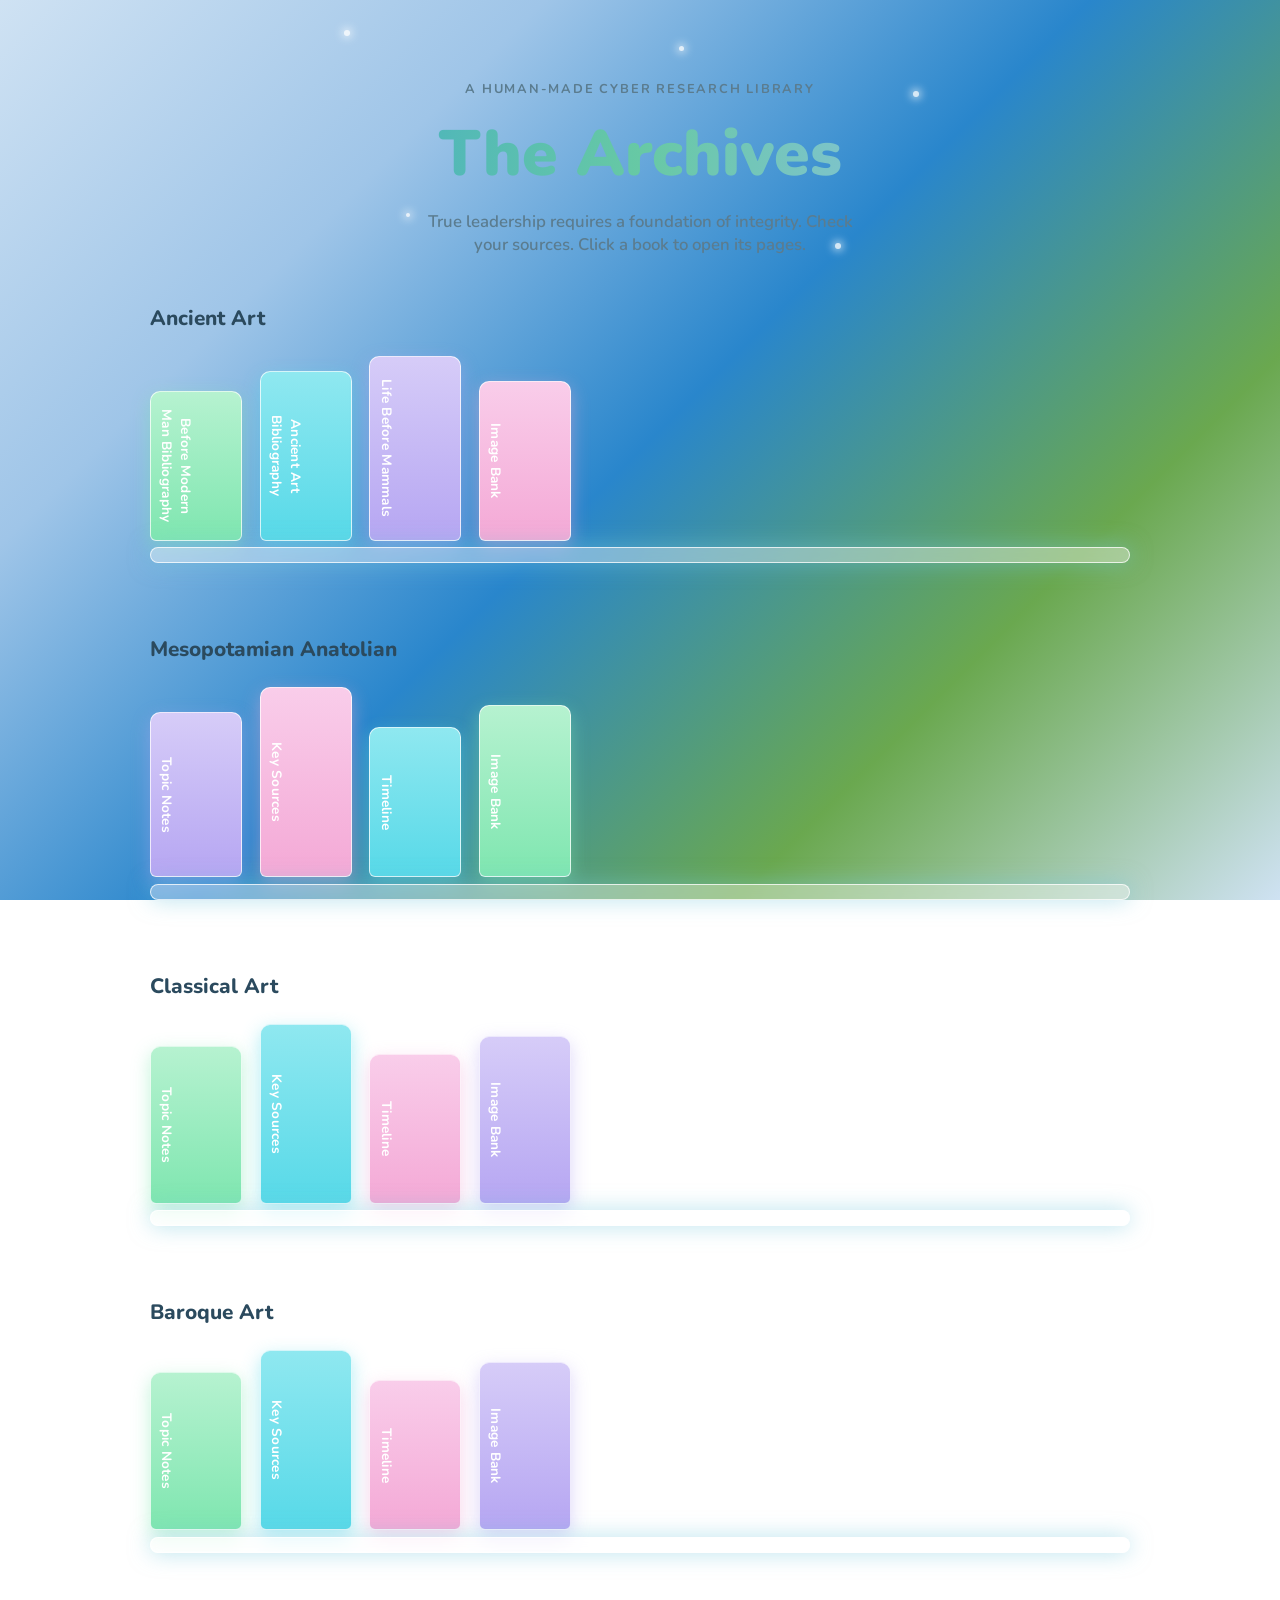
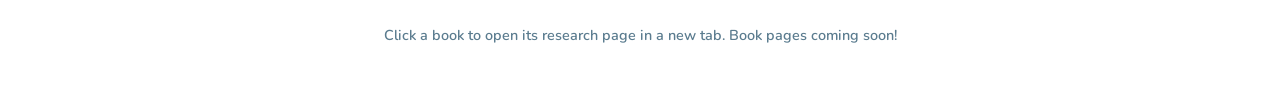
<file: index.html>
<!DOCTYPE html>
<html lang="en">
<head>
<meta charset="UTF-8">
<meta name="viewport" content="width=device-width, initial-scale=1.0">
<title>The Archives — Glass History Library</title>

<!--
  ============================================================
  HOW THIS FILE IS ORGANIZED (read this first!)
  ============================================================
  1. <head>  -> loads the Nunito font, then all the styling
                (the <style> block below) lives here.
  2. <body>  -> has three parts:
       a) .hero    -> the big title at the top
       b) <main>   -> the actual bookshelves. Each <section
                       class="shelf"> is ONE shelf/topic.
                       Each <a class="book"> inside it is ONE
                       clickable book.
       c) <footer> -> the little note at the bottom

  TO ADD A NEW BOOK:
    Copy one whole <a class="book ...">...</a> block, paste it
    inside the same .book-row, then change:
      - href="#"           -> the link to that book's page
      - the color class     -> book--cyan / book--mint /
                                book--violet / book--pink
      - style="--h:170px"   -> how tall the spine looks
      - the text inside <span class="book-title">

  TO REMOVE A BOOK:
    Delete its whole <a class="book ...">...</a> block.

  TO ADD A NEW SHELF (topic):
    Copy one whole <section class="shelf">...</section> block
    (including its </section> tag) and change the title text
    and the books inside it.

  TO CHANGE THE COLORS:
    Everything is controlled from the ":root" variables near
    the top of the <style> block. Change a variable there and
    it updates everywhere it's used.
  ============================================================
-->

<link rel="preconnect" href="https://fonts.googleapis.com">
<link rel="preconnect" href="https://fonts.gstatic.com" crossorigin>
<link href="https://fonts.googleapis.com/css2?family=Nunito:wght@400;600;700;800;900&display=swap" rel="stylesheet">

<style>

  /* ============================================================
     1. VARIABLES — change these to re-theme the whole page
     ============================================================ */
  :root {

    /* "glass" panel colors (semi-transparent white) */
    --glass: rgba(255, 255, 255, 0.38);
    --glass-border: rgba(255, 255, 255, 0.75);

    /* text colors — soft ink-blue instead of pure black */
    --ink: #2b4a5e;
    --ink-soft: #5b7c8f;

    /* neon "book" accent colors — used on the book spines */
    --neon-cyan: #57d9e8;
    --neon-mint: #7fe6b0;
    --neon-violet: #b6a6f2;
    --neon-pink: #f4a9d6;

    --radius: 16px;
    --font: "Nunito", sans-serif;
  }

  /* ============================================================
     2. RESET — small tweaks so spacing behaves predictably
     ============================================================ */
  * { box-sizing: border-box; }
  body { margin: 0; }

  /* ============================================================
     3. PAGE BACKGROUND
     ============================================================ */
  body {
    font-family: var(--font);
    color: var(--ink);
    min-height: 100vh;
    background: linear-gradient(135deg, #cfe2f3 0%, #9fc5e8 25%, #2986cc 50%, #6aa84f 75%, #cfe2f3 100%);
    background-attachment: fixed;
    overflow-x: hidden;
    padding: 0 1.5rem 4rem;
  }

  /* ============================================================
     4. HERO — the title area at the top
     ============================================================ */
  .hero {
    position: relative;
    max-width: 780px;
    margin: 0 auto;
    padding: 5rem 1rem 3rem;
    text-align: center;
  }

  .eyebrow {
    text-transform: uppercase;
    letter-spacing: 0.14em;
    font-size: 0.8rem;
    font-weight: 700;
    color: var(--ink-soft);
    margin: 0 0 0.75rem;
  }

  .site-title {
    font-size: clamp(2.4rem, 6vw, 4rem);
    font-weight: 900;
    margin: 0 0 0.75rem;
    /* soft holographic gradient text */
    background: linear-gradient(90deg, #3fa9c9, #67c9a4, #8fbfe8);
    -webkit-background-clip: text;
    background-clip: text;
    color: transparent;
  }

  .tagline {
    font-size: 1.05rem;
    color: var(--ink-soft);
    font-weight: 600;
    max-width: 460px;
    margin: 0 auto;
  }

  /* small floating sparkle dots behind the title — purely decorative */
  .sparkles { position: absolute; inset: 0; pointer-events: none; }
  .sparkle {
    position: absolute;
    width: 6px;
    height: 6px;
    border-radius: 50%;
    background: #ffffff;
    box-shadow: 0 0 8px 2px rgba(255,255,255,0.9);
    opacity: 0.8;
    animation: float 6s ease-in-out infinite;
  }
  .s1 { top: 10%;  left: 12%; animation-delay: 0s; }
  .s2 { top: 30%;  left: 85%; animation-delay: 1.2s; }
  .s3 { top: 70%;  left: 20%; animation-delay: 2.1s; width: 4px; height: 4px; }
  .s4 { top: 15%;  left: 55%; animation-delay: 0.6s; width: 5px; height: 5px; }
  .s5 { top: 80%;  left: 75%; animation-delay: 3s; }

  @keyframes float {
    0%, 100% { transform: translateY(0); opacity: 0.5; }
    50%      { transform: translateY(-12px); opacity: 1; }
  }

  /* respect users who prefer less motion */
  @media (prefers-reduced-motion: reduce) {
    .sparkle { animation: none; }
    .book { transition: none; }
  }

  /* ============================================================
     5. SHELVES
     ============================================================ */
  main {
    max-width: 980px;
    margin: 0 auto;
  }

  .shelf {
    margin-bottom: 4.5rem;
  }

  .shelf-title {
    font-size: 1.3rem;
    font-weight: 800;
    margin: 0 0 1.5rem;
    color: var(--ink);
  }

  /* the row of books, sitting on a glass "ledge" */
  .book-row {
    position: relative;
    display: flex;
    align-items: flex-end;
    gap: 1.1rem;
    flex-wrap: wrap;
    padding-bottom: 1.4rem;
  }

  /* the glass ledge itself, drawn as a bar under the books */
  .book-row::after {
    content: "";
    position: absolute;
    left: 0;
    right: 0;
    bottom: 0;
    height: 14px;
    border-radius: 10px;
    background: var(--glass);
    border: 1px solid var(--glass-border);
    backdrop-filter: blur(6px);
    box-shadow: 0 0 22px rgba(120, 200, 220, 0.55);
  }

  /* ============================================================
     6. BOOKS — the clickable links
     ============================================================ */
  .book {
    /* --h sets each book's height individually, see the HTML */
    height: var(--h, 160px);
    width: 92px;
    flex-shrink: 0;

    display: flex;
    align-items: flex-end;
    justify-content: center;
    padding: 1rem 0.4rem;

    border-radius: 10px 10px 6px 6px;
    border: 1px solid var(--glass-border);
    backdrop-filter: blur(4px);

    text-decoration: none;
    color: #ffffff;
    font-weight: 700;
    font-size: 0.85rem;
    text-align: center;
    letter-spacing: 0.02em;

    /* text reads bottom-to-top, like a real book spine */
    writing-mode: vertical-rl;
    text-orientation: mixed;

    box-shadow: 0 6px 18px rgba(40, 90, 110, 0.18);
    transition: transform 0.25s ease, box-shadow 0.25s ease;
  }

  .book:hover,
  .book:focus-visible {
    transform: translateY(-8px) rotate(-1.5deg);
  }

  .book:focus-visible {
    outline: 3px solid var(--ink);
    outline-offset: 3px;
  }

  /* four neon color variants — mix and match freely */
  .book--cyan   { background: linear-gradient(180deg, #8fe8f0, var(--neon-cyan));
                  box-shadow: 0 6px 18px rgba(87, 217, 232, 0.45); }
  .book--mint   { background: linear-gradient(180deg, #b6f2d0, var(--neon-mint));
                  box-shadow: 0 6px 18px rgba(127, 230, 176, 0.45); }
  .book--violet { background: linear-gradient(180deg, #d6ccf8, var(--neon-violet));
                  box-shadow: 0 6px 18px rgba(182, 166, 242, 0.45); }
  .book--pink   { background: linear-gradient(180deg, #f9cdea, var(--neon-pink));
                  box-shadow: 0 6px 18px rgba(244, 169, 214, 0.45); }

  .book--cyan:hover,   .book--cyan:focus-visible   { box-shadow: 0 10px 26px rgba(87, 217, 232, 0.75); }
  .book--mint:hover,   .book--mint:focus-visible    { box-shadow: 0 10px 26px rgba(127, 230, 176, 0.75); }
  .book--violet:hover, .book--violet:focus-visible  { box-shadow: 0 10px 26px rgba(182, 166, 242, 0.75); }
  .book--pink:hover,   .book--pink:focus-visible     { box-shadow: 0 10px 26px rgba(244, 169, 214, 0.75); }

  /* ============================================================
     7. FOOTER
     ============================================================ */
  footer {
    max-width: 600px;
    margin: 3rem auto 0;
    text-align: center;
    font-size: 0.9rem;
    color: var(--ink-soft);
    font-weight: 600;
  }

  /* ============================================================
     8. RESPONSIVE — smaller screens
     ============================================================ */
  @media (max-width: 640px) {
    .hero { padding-top: 3.5rem; }
    .book { width: 76px; font-size: 0.78rem; }
    .shelf-title { text-align: center; }
    .book-row { justify-content: center; }
  }

</style>
</head>
<body>

  <!-- ======================= HERO ======================= -->
  <header class="hero">
    <div class="sparkles" aria-hidden="true">
      <span class="sparkle s1"></span>
      <span class="sparkle s2"></span>
      <span class="sparkle s3"></span>
      <span class="sparkle s4"></span>
      <span class="sparkle s5"></span>
    </div>
    <p class="eyebrow">a human-made cyber research library</p>
    <!-- EDIT ME: swap in your own site name -->
    <h1 class="site-title">The Archives</h1>
    <p class="tagline">True leadership requires a foundation of integrity. Check your sources. Click a book to open its pages.</p>
  </header>

  <main>

    <!-- ======================= SHELF 1 ======================= -->
    <section class="shelf" aria-labelledby="shelf-1-title">
      <h2 id="shelf-1-title" class="shelf-title">Ancient Art</h2>
      <div class="book-row">
        <!-- Each <a> below is one book. href="#" is a placeholder —
             point it at your book-template page once it's linked. -->
        <a class="book book--mint" href="https://sherubiichan.github.io/testing/prehumanwk_1.html" target="_blank" rel="noopener" style="--h:150px">
          <span class="book-title">Before Modern Man Bibliography</span>
        </a>
        <a class="book book--cyan" href="https://sherubiichan.github.io/testing/ancientartwk0.html" target="_blank" rel="noopener" style="--h:170px">
          <span class="book-title">Ancient Art Bibliography</span>
        </a>
        <a class="book book--violet" href="https://sherubiichan.github.io/testing/prehumanwk_2.html" target="_blank" rel="noopener" style="--h:185px">
          <span class="book-title">Life Before Mammals</span>
        </a>
        <a class="book book--pink" href="#" target="_blank" rel="noopener" style="--h:160px">
          <span class="book-title">Image Bank</span>
        </a>
      </div>
    </section>

    <!-- ======================= SHELF 2 ======================= -->
    <section class="shelf" aria-labelledby="shelf-2-title">
      <h2 id="shelf-2-title" class="shelf-title">Mesopotamian Anatolian</h2>
      <div class="book-row">
        <a class="book book--violet" href="#" target="_blank" rel="noopener" style="--h:165px">
          <span class="book-title">Topic Notes</span>
        </a>
        <a class="book book--pink" href="#" target="_blank" rel="noopener" style="--h:190px">
          <span class="book-title">Key Sources</span>
        </a>
        <a class="book book--cyan" href="#" target="_blank" rel="noopener" style="--h:150px">
          <span class="book-title">Timeline</span>
        </a>
        <a class="book book--mint" href="#" target="_blank" rel="noopener" style="--h:172px">
          <span class="book-title">Image Bank</span>
        </a>
      </div>
    </section>

    <!-- ======================= SHELF 3 ======================= -->
    <section class="shelf" aria-labelledby="shelf-3-title">
      <h2 id="shelf-3-title" class="shelf-title">Classical Art</h2>
      <div class="book-row">
        <a class="book book--mint" href="#" target="_blank" rel="noopener" style="--h:158px">
          <span class="book-title">Topic Notes</span>
        </a>
        <a class="book book--cyan" href="#" target="_blank" rel="noopener" style="--h:180px">
          <span class="book-title">Key Sources</span>
        </a>
        <a class="book book--pink" href="#" target="_blank" rel="noopener" style="--h:150px">
          <span class="book-title">Timeline</span>
        </a>
        <a class="book book--violet" href="#" target="_blank" rel="noopener" style="--h:168px">
          <span class="book-title">Image Bank</span>
        </a>
      </div>
    </section>
        <!-- ======================= SHELF 4 ======================= -->
    <section class="shelf" aria-labelledby="shelf-4-title">
      <h2 id="shelf-4-title" class="shelf-title">Baroque Art</h2>
      <div class="book-row">
        <a class="book book--mint" href="#" target="_blank" rel="noopener" style="--h:158px">
          <span class="book-title">Topic Notes</span>
        </a>
        <a class="book book--cyan" href="#" target="_blank" rel="noopener" style="--h:180px">
          <span class="book-title">Key Sources</span>
        </a>
        <a class="book book--pink" href="#" target="_blank" rel="noopener" style="--h:150px">
          <span class="book-title">Timeline</span>
        </a>
        <a class="book book--violet" href="#" target="_blank" rel="noopener" style="--h:168px">
          <span class="book-title">Image Bank</span>
        </a>
      </div>
    </section>

  </main>

  <footer>
    Click a book to open its research page in a new tab. Book pages coming soon!
  </footer>

</body>
</html>
</file>
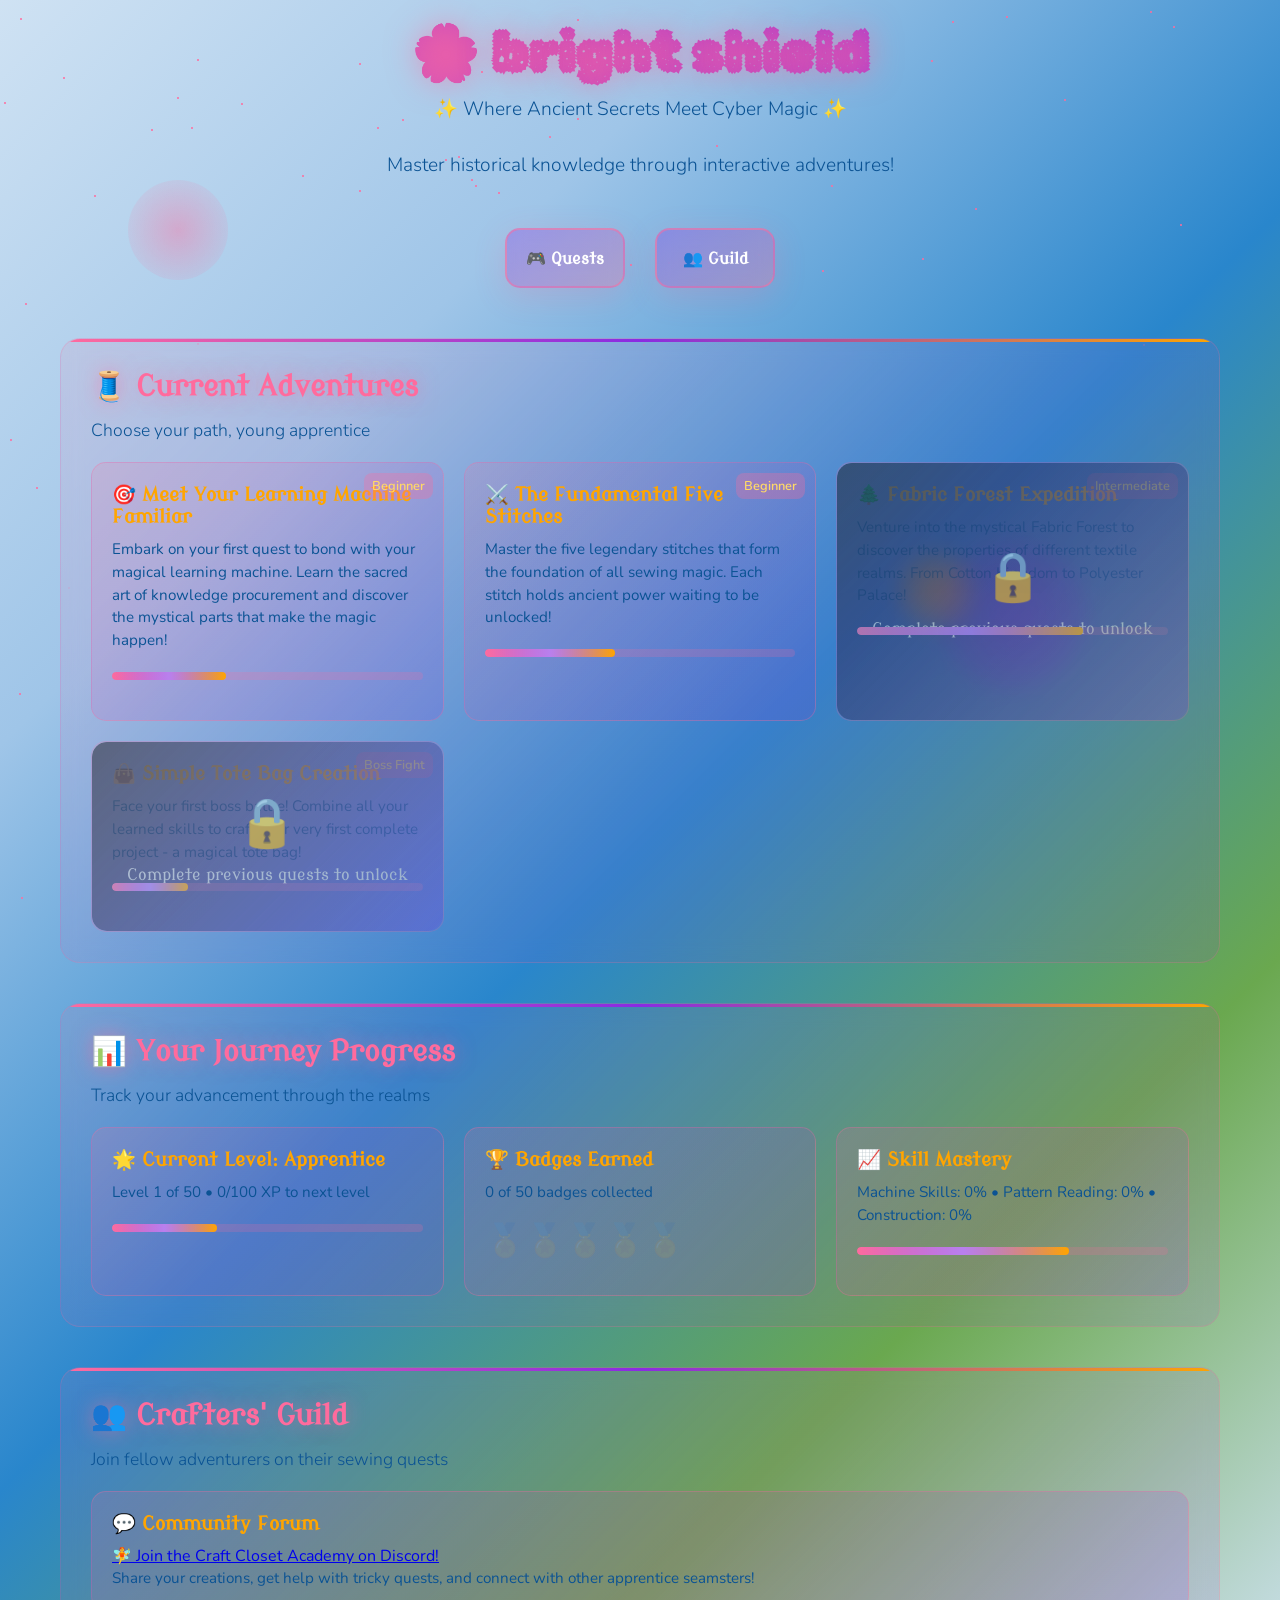
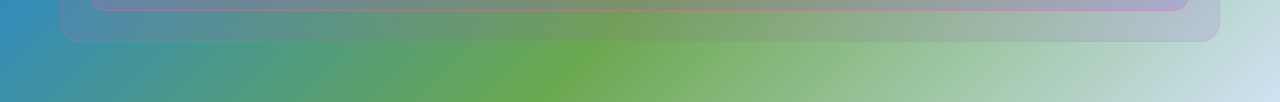
<file: gamemodal1.html>
<!DOCTYPE html>
<html lang="en">
<head>
    <meta charset="UTF-8">
    <meta name="viewport" content="width=device-width, initial-scale=1.0">
    <title>🌸 bright shield</title>
    <style>
        @import url('https://fonts.googleapis.com/css2?family=Rubik+Gemstones&family=Modern+Antiqua&family=Nunito&display=swap');

        * {
            margin: 0;
            padding: 0;
            box-sizing: border-box;
        }

        body {
            font-family: 'Nunito', cursive;
            background: linear-gradient(135deg, #cfe2f3 0%, #9fc5e8 25%, #2986cc 50%, #6aa84f 75%, #cfe2f3 100%);
            min-height: 100vh;
            color: #ffd966;
            overflow-x: hidden;
        }

        /* Animated background stars */
        .stars {
            position: fixed;
            top: 0;
            left: 0;
            width: 100%;
            height: 100%;
            pointer-events: none;
            z-index: 1;
        }

        .star {
            position: absolute;
            width: 2px;
            height: 2px;
            background: #ff6b9d;
            border-radius: 50%;
            animation: twinkle 3s infinite;
        }

        @keyframes twinkle {
            0%, 100% { opacity: 0.3; }
            50% { opacity: 1; }
        }

        /* Glowing orbs */
        .orb {
            position: fixed;
            border-radius: 50%;
            pointer-events: none;
            z-index: 2;
            animation: float 6s ease-in-out infinite;
        }

        .orb1 {
            width: 100px;
            height: 100px;
            background: radial-gradient(circle, rgba(255, 107, 157, 0.4) 0%, rgba(255, 107, 157, 0.1) 70%, transparent 100%);
            top: 20%;
            left: 10%;
            animation-delay: 0s;
        }

        .orb2 {
            width: 150px;
            height: 150px;
            background: radial-gradient(circle, rgba(138, 43, 226, 0.3) 0%, rgba(138, 43, 226, 0.1) 70%, transparent 100%);
            top: 60%;
            right: 15%;
            animation-delay: -2s;
        }

        .orb3 {
            width: 80px;
            height: 80px;
            background: radial-gradient(circle, rgba(255, 165, 0, 0.4) 0%, rgba(255, 165, 0, 0.1) 70%, transparent 100%);
            bottom: 30%;
            left: 70%;
            animation-delay: -4s;
        }

        @keyframes float {
            0%, 100% { transform: translateY(0px); }
            50% { transform: translateY(-20px); }
        }

        /* Main container */
        .container {
            position: relative;
            z-index: 10;
            max-width: 1200px;
            margin: 0 auto;
            padding: 20px;
        }

        /* Header */
        .header {
            text-align: center;
            margin-bottom: 50px;
            position: relative;
        }

        .title {
            font-family: 'Rubik Gemstones', cursive;
            font-size: 3.5rem;
            font-weight: 900;
            background: linear-gradient(45deg, #ff6b9d, #8a2be2, #ffa500, #ff6b9d);
            background-size: 400% 400%;
            -webkit-background-clip: text;
            -webkit-text-fill-color: transparent;
            background-clip: text;
            animation: gradientShift 4s ease infinite;
            text-shadow: 0 0 30px rgba(255, 107, 157, 0.5);
            margin-bottom: 10px;
        }

        @keyframes gradientShift {
            0% { background-position: 0% 50%; }
            50% { background-position: 100% 50%; }
            100% { background-position: 0% 50%; }
        }

        .subtitle {
            font-size: 1.2rem;
            color: #0b5394;
            margin-bottom: 30px;
            font-weight: 300;
        }

        /* Crystal navigation */
        .crystal-nav {
            display: flex;
            justify-content: center;
            gap: 30px;
            margin-bottom: 50px;
            flex-wrap: wrap;
        }

        .crystal-btn {
            position: relative;
            width: 120px;
            height: 60px;
            background: linear-gradient(145deg, rgba(138, 43, 226, 0.3), rgba(255, 107, 157, 0.3));
            border: 2px solid rgba(255, 107, 157, 0.5);
            border-radius: 15px;
            color: #fff;
            font-family: 'Modern Antiqua', cursive;
            font-weight: 700;
            cursor: pointer;
            transition: all 0.3s ease;
            backdrop-filter: blur(10px);
            box-shadow: 0 8px 32px rgba(255, 107, 157, 0.2);
            display: flex;
            align-items: center;
            justify-content: center;
            text-decoration: none;
        }

        .crystal-btn::before {
            content: '';
            position: absolute;
            top: -2px;
            left: -2px;
            right: -2px;
            bottom: -2px;
            background: linear-gradient(45deg, #ff6b9d, #8a2be2, #ffa500, #ff6b9d);
            border-radius: 17px;
            z-index: -1;
            opacity: 0;
            transition: opacity 0.3s ease;
        }

        .crystal-btn:hover {
            transform: translateY(-5px);
            box-shadow: 0 15px 40px rgba(255, 107, 157, 0.4);
        }

        .crystal-btn:hover::before {
            opacity: 1;
        }

        /* Quest sections */
        .quest-section {
            margin-bottom: 40px;
            background: linear-gradient(135deg, rgba(255, 107, 157, 0.1) 0%, rgba(138, 43, 226, 0.1) 100%);
            border-radius: 20px;
            padding: 30px;
            border: 1px solid rgba(255, 107, 157, 0.2);
            backdrop-filter: blur(10px);
            position: relative;
            overflow: hidden;
        }

        .quest-section::before {
            content: '';
            position: absolute;
            top: 0;
            left: 0;
            right: 0;
            height: 3px;
            background: linear-gradient(90deg, #ff6b9d, #8a2be2, #ffa500);
            animation: shimmer 2s linear infinite;
        }

        @keyframes shimmer {
            0% { transform: translateX(-100%); }
            100% { transform: translateX(100%); }
        }

        .quest-title {
            font-family: 'Modern Antiqua', cursive;
            font-size: 1.8rem;
            font-weight: 700;
            color: #ff6b9d;
            margin-bottom: 15px;
            text-shadow: 0 0 20px rgba(255, 107, 157, 0.5);
        }

        .quest-subtitle {
            font-size: 1.1rem;
            color: #0b5394;
            margin-bottom: 20px;
            font-weight: 300;
        }

        .quest-grid {
            display: grid;
            grid-template-columns: repeat(auto-fit, minmax(300px, 1fr));
            gap: 20px;
        }

        .quest-card {
            background: linear-gradient(135deg, rgba(255, 107, 157, 0.15) 0%, rgba(138, 43, 226, 0.15) 100%);
            border-radius: 15px;
            padding: 20px;
            border: 1px solid rgba(255, 107, 157, 0.3);
            transition: all 0.3s ease;
            cursor: pointer;
            position: relative;
            overflow: hidden;
        }

        .quest-card::before {
            content: '';
            position: absolute;
            top: 0;
            left: -100%;
            width: 100%;
            height: 100%;
            background: linear-gradient(90deg, transparent, rgba(255, 107, 157, 0.2), transparent);
            transition: left 0.5s ease;
        }

        .quest-card:hover::before {
            left: 100%;
        }

        .quest-card:hover {
            transform: translateY(-5px);
            box-shadow: 0 15px 30px rgba(255, 107, 157, 0.3);
            border-color: rgba(255, 107, 157, 0.6);
        }

        .quest-card h3 {
            font-family: 'Modern Antiqua', cursive;
            font-size: 1.2rem;
            color: #ffa500;
            margin-bottom: 10px;
            font-weight: 600;
        }

        .quest-card p {
            color: #0b5394;
            font-size: 0.95rem;
            line-height: 1.5;
        }

        .quest-card .difficulty {
            position: absolute;
            top: 10px;
            right: 10px;
            background: rgba(255, 107, 157, 0.3);
            padding: 4px 8px;
            border-radius: 8px;
            font-size: 0.8rem;
            font-weight: 600;
        }

        /* Progress bars */
        .progress-container {
            margin: 20px 0;
        }

        .progress-bar {
            width: 100%;
            height: 8px;
            background: rgba(255, 107, 157, 0.2);
            border-radius: 4px;
            overflow: hidden;
            position: relative;
        }

        .progress-fill {
            height: 100%;
            background: linear-gradient(90deg, #ff6b9d, #8a2be2, #ffa500);
            border-radius: 4px;
            width: 0%;
            transition: width 1s ease;
            position: relative;
        }

        .progress-fill::after {
            content: '';
            position: absolute;
            top: 0;
            left: 0;
            right: 0;
            bottom: 0;
            background: linear-gradient(90deg, transparent, rgba(255, 255, 255, 0.4), transparent);
            animation: progressShine 2s linear infinite;
        }

        @keyframes progressShine {
            0% { transform: translateX(-100%); }
            100% { transform: translateX(100%); }
        }

        /* Responsive design */
        @media (max-width: 768px) {
            .container {
                padding: 15px;
            }
            
            .title {
                font-size: 2.5rem;
                line-height: 1.2;
            }
            
            .subtitle {
                font-size: 1rem;
                margin-bottom: 20px;
            }
            
            .crystal-nav {
                gap: 10px;
                margin-bottom: 30px;
            }
            
            .crystal-btn {
                width: 80px;
                height: 45px;
                font-size: 0.8rem;
                padding: 5px;
            }
            
            .quest-grid {
                grid-template-columns: 1fr;
                gap: 15px;
            }
            
            .quest-section {
                padding: 20px;
                margin-bottom: 30px;
            }
            
            .quest-title {
                font-size: 1.5rem;
            }
            
            .quest-subtitle {
                font-size: 1rem;
            }
            
            .quest-card {
                padding: 15px;
            }
            
            .quest-card h3 {
                font-size: 1.1rem;
            }
            
            .quest-card p {
                font-size: 0.9rem;
            }
        }
        
        @media (max-width: 480px) {
            .title {
                font-size: 2rem;
            }
            
            .crystal-nav {
                gap: 8px;
            }
            
            .crystal-btn {
                width: 70px;
                height: 40px;
                font-size: 0.7rem;
            }
            
            .quest-section {
                padding: 15px;
            }
            
            .quest-title {
                font-size: 1.3rem;
            }
        }

        /* Game modal styles */
        .game-modal {
            display: none;
            position: fixed;
            z-index: 1000;
            left: 0;
            top: 0;
            width: 100%;
            height: 100%;
            background: rgba(0, 0, 0, 0.9);
            backdrop-filter: blur(10px);
        }

        .modal-content {
            position: relative;
            background: linear-gradient(135deg, rgba(255, 107, 157, 0.1) 0%, rgba(138, 43, 226, 0.1) 100%);
            margin: 2% auto;
            padding: 0;
            border: 2px solid rgba(255, 107, 157, 0.5);
            border-radius: 20px;
            width: 95%;
            max-width: 1200px;
            height: 90%;
            backdrop-filter: blur(15px);
            box-shadow: 0 20px 60px rgba(255, 107, 157, 0.3);
        }

        .modal-header {
            display: flex;
            justify-content: space-between;
            align-items: center;
            padding: 20px 30px;
            border-bottom: 1px solid rgba(255, 107, 157, 0.3);
        }

        .modal-title {
            font-family: 'Modern Antiqua', cursive;
            font-size: 1.8rem;
            color: #0b5394;
            margin: 0;
            text-shadow: 0 0 20px rgba(255, 107, 157, 0.5);
        }

        .close-btn {
            background: none;
            border: none;
            color: #0b5394;
            font-size: 2rem;
            cursor: pointer;
            padding: 10px;
            border-radius: 50%;
            transition: all 0.3s ease;
        }

        .close-btn:hover {
            background: rgba(255, 107, 157, 0.2);
            transform: scale(1.1);
        }

        .game-container {
            display: flex;
            height: calc(100% - 80px);
            gap: 20px;
            padding: 20px;
        }

        .game-frame {
            flex: 2;
            background: #000;
            border-radius: 15px;
            padding: 10px;
            border: 2px solid rgba(255, 107, 157, 0.3);
        }

        .game-frame iframe {
            width: 100%;
            height: 100%;
            border-radius: 10px;
        }

        .game-instructions {
            flex: 1;
            padding: 20px;
            background: linear-gradient(135deg, rgba(255, 107, 157, 0.1) 0%, rgba(138, 43, 226, 0.1) 100%);
            border-radius: 15px;
            border: 1px solid rgba(255, 107, 157, 0.2);
        }

        .game-instructions h3 {
            font-family: 'Modern Antiqua', cursive;
            color: #0b5394;
            margin-bottom: 15px;
        }

        .game-controls {
            display: flex;
            gap: 10px;
            margin-top: 20px;
        }

        .crystal-btn.small {
            width: auto;
            height: 40px;
            padding: 8px 16px;
            font-size: 0.9rem;
        }

        /* Play overlay for game cards */
        .game-card {
            position: relative;
            cursor: pointer;
        }

        .play-overlay {
            position: absolute;
            top: 0;
            left: 0;
            right: 0;
            bottom: 0;
            background: linear-gradient(135deg, rgba(255, 107, 157, 0.9), rgba(138, 43, 226, 0.9));
            border-radius: 15px;
            display: flex;
            align-items: center;
            justify-content: center;
            opacity: 0;
            transition: opacity 0.3s ease;
        }

        .game-card:hover .play-overlay {
            opacity: 1;
        }

        .play-button {
            font-family: 'Modern Antiqua', cursive;
            font-size: 1.5rem;
            color: white;
            text-shadow: 0 0 20px rgba(255, 255, 255, 0.8);
            animation: pulse 2s infinite;
        }

        @keyframes pulse {
            0% { transform: scale(1); }
            50% { transform: scale(1.1); }
            100% { transform: scale(1); }
        }

        /* Locked game styles */
        .quest-card.locked {
            opacity: 0.6;
            cursor: not-allowed;
        }

        .lock-overlay {
            position: absolute;
            top: 0;
            left: 0;
            right: 0;
            bottom: 0;
            background: linear-gradient(135deg, rgba(0, 0, 0, 0.7), rgba(138, 43, 226, 0.3));
            border-radius: 15px;
            display: flex;
            flex-direction: column;
            align-items: center;
            justify-content: center;
            color: #ccc;
        }

        .lock-icon {
            font-size: 3rem;
            margin-bottom: 10px;
        }

        .unlock-text {
            font-family: 'Modern Antiqua', cursive;
            font-size: 1rem;
            text-align: center;
        }

        /* Mobile responsiveness for modal */
        @media (max-width: 768px) {
            .modal-content {
                width: 98%;
                height: 95%;
                margin: 1% auto;
            }
            
            .game-container {
                flex-direction: column;
                padding: 10px;
            }
            
            .game-frame {
                flex: none;
                height: 60%;
            }
            
            .game-instructions {
                flex: none;
                height: 35%;
            }
            
            .modal-title {
                font-size: 1.4rem;
            }
        }
          /* Glowing elements */
        .glow {
            animation: glow 2s ease-in-out infinite alternate;
        }

        @keyframes glow {
            from { text-shadow: 0 0 20px rgba(255, 107, 157, 0.5); }
            to { text-shadow: 0 0 30px rgba(255, 107, 157, 0.8), 0 0 40px rgba(255, 107, 157, 0.6); }
        }
    </style>
</head>
<body>
    <!-- Animated background -->
    <div class="stars"></div>
    <div class="orb orb1"></div>
    <div class="orb orb2"></div>
    <div class="orb orb3"></div>

    <div class="container">
        <header class="header">
            <h1 class="title glow">🌸 bright shield</h1>
            <p class="subtitle">✨ Where Ancient Secrets Meet Cyber Magic ✨</p>
            <p class="subtitle">Master historical knowledge through interactive adventures!</p>
        </header>

        <nav class="crystal-nav">
            <a href="#quests" class="crystal-btn">🎮 Quests</a>
            <a href="#community" class="crystal-btn">👥 Guild</a>
        </nav>

        <section class="quest-section" id="quests">
            <h2 class="quest-title">🧵 Current Adventures</h2>
            <p class="quest-subtitle">Choose your path, young apprentice</p>
            
            <div class="quest-grid">
                <div class="quest-card game-card" onclick="openGameModal('machine-familiar')">
                    <div class="difficulty">Beginner</div>
                    <div class="play-overlay">
                        <div class="play-button">▶️ PLAY</div>
                    </div>
                    <h3>🎯 Meet Your Learning Machine Familiar</h3>
                    <p>Embark on your first quest to bond with your magical learning machine. Learn the sacred art of knowledge procurement and discover the mystical parts that make the magic happen!</p>
                    <div class="progress-container">
                        <div class="progress-bar">
                            <div class="progress-fill" style="width: 0%;"></div>
                        </div>
                    </div>
                </div>

                <div class="quest-card game-card" onclick="openGameModal('five-stitches')">
                    <div class="difficulty">Beginner</div>
                    <div class="play-overlay">
                        <div class="play-button">▶️ PLAY</div>
                    </div>
                    <h3>⚔️ The Fundamental Five Stitches</h3>
                    <p>Master the five legendary stitches that form the foundation of all sewing magic. Each stitch holds ancient power waiting to be unlocked!</p>
                    <div class="progress-container">
                        <div class="progress-bar">
                            <div class="progress-fill" style="width: 0%;"></div>
                        </div>
                    </div>
                </div>

                <div class="quest-card game-card locked" onclick="showLockedMessage()">
                    <div class="difficulty">Intermediate</div>
                    <div class="lock-overlay">
                        <div class="lock-icon">🔒</div>
                        <div class="unlock-text">Complete previous quests to unlock</div>
                    </div>
                    <h3>🌲 Fabric Forest Expedition</h3>
                    <p>Venture into the mystical Fabric Forest to discover the properties of different textile realms. From Cotton Kingdom to Polyester Palace!</p>
                    <div class="progress-container">
                        <div class="progress-bar">
                            <div class="progress-fill" style="width: 0%;"></div>
                        </div>
                    </div>
                </div>

                <div class="quest-card game-card locked" onclick="showLockedMessage()">
                    <div class="difficulty">Boss Fight</div>
                    <div class="lock-overlay">
                        <div class="lock-icon">🔒</div>
                        <div class="unlock-text">Complete previous quests to unlock</div>
                    </div>
                    <h3>👜 Simple Tote Bag Creation</h3>
                    <p>Face your first boss battle! Combine all your learned skills to craft your very first complete project - a magical tote bag!</p>
                    <div class="progress-container">
                        <div class="progress-bar">
                            <div class="progress-fill" style="width: 0%;"></div>
                        </div>
                    </div>
                </div>
            </div>
        </section>

        <!-- Game Modal -->
        <div id="gameModal" class="game-modal">
            <div class="modal-content">
                <div class="modal-header">
                    <h2 id="gameTitle" class="modal-title"></h2>
                    <button class="close-btn" onclick="closeGameModal()">✕</button>
                </div>
                <div class="game-container">
                    <div class="game-frame">
                        <iframe id="gameFrame" src="" width="800" height="600" frameborder="0"></iframe>
                    </div>
                    <div class="game-instructions">
                        <h3>🎮 Quest Instructions</h3>
                        <div id="gameInstructions"></div>
                        <div class="game-controls">
                            <button class="crystal-btn small" onclick="restartGame()">🔄 Restart</button>
                            <button class="crystal-btn small" onclick="toggleFullscreen()">🖥️ Fullscreen</button>
                        </div>
                    </div>
                </div>
            </div>
        </div>

        <section class="quest-section" id="progress">
            <h2 class="quest-title">📊 Your Journey Progress</h2>
            <p class="quest-subtitle">Track your advancement through the realms</p>
            
            <div class="quest-grid">
                <div class="quest-card">
                    <h3>🌟 Current Level: Apprentice</h3>
                    <p>Level 1 of 50 • 0/100 XP to next level</p>
                    <div class="progress-container">
                        <div class="progress-bar">
                            <div class="progress-fill" style="width: 0%;"></div>
                        </div>
                    </div>
                </div>

                <div class="quest-card">
                    <h3>🏆 Badges Earned</h3>
                    <p>0 of 50 badges collected</p>
                    <div style="margin-top: 15px;">
                        <span style="font-size: 2rem; opacity: 0.3;">🥇🏅⭐🎯🌟</span>
                    </div>
                </div>

                <div class="quest-card">
                    <h3>📈 Skill Mastery</h3>
                    <p>Machine Skills: 0% • Pattern Reading: 0% • Construction: 0%</p>
                    <div class="progress-container">
                        <div class="progress-bar">
                            <div class="progress-fill" style="width: 0%;"></div>
                        </div>
                    </div>
                </div>
            </div>
        </section>

        <section class="quest-section" id="community">
            <h2 class="quest-title">👥 Crafters' Guild</h2>
            <p class="quest-subtitle">Join fellow adventurers on their sewing quests</p>
            
            <div class="quest-grid">
                <div class="quest-card">
                    <h3>💬 Community Forum</h3>
                    <a href="https://discord.com/invite/FmcBrZ66" class="discord-btn" target="_blank"> 🧚 Join the Craft Closet Academy on Discord!</a>
                    <p>Share your creations, get help with tricky quests, and connect with other apprentice seamsters!</p>
                </div>
            </div>
        </section>
    </div>

    <script>
        // Generate animated stars
        function createStars() {
            const starsContainer = document.querySelector('.stars');
            const numStars = 100;
            
            for (let i = 0; i < numStars; i++) {
                const star = document.createElement('div');
                star.className = 'star';
                star.style.left = Math.random() * 100 + '%';
                star.style.top = Math.random() * 100 + '%';
                star.style.animationDelay = Math.random() * 3 + 's';
                starsContainer.appendChild(star);
            }
        }

        // Animate progress bars on scroll
        function animateProgressBars() {
            const progressBars = document.querySelectorAll('.progress-fill');
            progressBars.forEach((bar, index) => {
                setTimeout(() => {
                    bar.style.width = (Math.random() * 60 + 20) + '%';
                }, index * 200);
            });
        }

        // Add click effects to quest cards
        function addClickEffects() {
            const questCards = document.querySelectorAll('.quest-card');
            questCards.forEach(card => {
                card.addEventListener('click', function() {
                    this.style.transform = 'scale(0.95)';
                    setTimeout(() => {
                        this.style.transform = 'translateY(-5px)';
                    }, 150);
                });
            });
        }

        // Game modal functions
        const gameData = {
            'machine-familiar': {
                title: '🎯 Meet Your Sewing Machine Familiar',
                url: 'https://scratch.mit.edu/projects/1197735000/embed',
                instructions: `
                    <p><strong>Phase 1:</strong> Click on the glowing hotspots to identify each part of your sewing machine familiar!</p>
                    <p><strong>Phase 2:</strong> Drag the magical thread through the correct path to awaken your machine.</p>
                    <p><strong>Phase 3:</strong> Follow the light sequence to complete the bonding ritual!</p>
                    <br>
                    <p><strong>🎯 Goal:</strong> Successfully identify all parts and complete the threading quest to unlock your machine's power!</p>
                    <p><strong>💡 Tip:</strong> Take your time - each part has a special function to discover!</p>
                `
            },
            'five-stitches': {
                title: '⚔️ The Fundamental Five Stitches',
                url: 'https://scratch.mit.edu/projects/1196021940/embed',
                instructions: `
                    <p><strong>Learn the ancient stitches:</strong></p>
                    <p>• Straight Stitch - The foundation of all sewing</p>
                    <p>• Zigzag Stitch - For stretchy fabrics and finishing</p>
                    <p>• Buttonhole Stitch - Create perfect openings</p>
                    <p>• Overlock Stitch - Prevent fraying</p>
                    <p>• Blind Hem Stitch - Invisible magic!</p>
                    <br>
                    <p><strong>🎯 Goal:</strong> Master each stitch through interactive mini-games!</p>
                    <p><strong>💡 Tip:</strong> Each stitch has its own special use - learn when to use each one!</p>
                `
            }
        };

        // Add this to your existing JavaScript section

// Progress tracking system
let playerProgress = {
    level: 1,
    xp: 0,
    xpToNext: 100,
    completedQuests: [],
    badges: [],
    skills: {
        machine: 0,
        patternReading: 0,
        construction: 0
    }
};

// Quest definitions with XP rewards
const quests = {
    'machine-familiar': {
        name: 'Meet Your Sewing Machine Familiar',
        xpReward: 50,
        skillRewards: { machine: 25 },
        badge: '🎯'
    },
    'five-stitches': {
        name: 'The Fundamental Five Stitches',
        xpReward: 75,
        skillRewards: { machine: 25, construction: 20 },
        badge: '⚔️'
    },
    'fabric-forest': {
        name: 'Fabric Forest Expedition',
        xpReward: 100,
        skillRewards: { patternReading: 30, construction: 15 },
        badge: '🌲'
    },
    'tote-bag': {
        name: 'Simple Tote Bag Creation',
        xpReward: 150,
        skillRewards: { construction: 40, machine: 10, patternReading: 10 },
        badge: '👜'
    }
};

// Complete a quest
function completeQuest(questId) {
    if (playerProgress.completedQuests.includes(questId)) {
        return; // Already completed
    }
    
    const quest = quests[questId];
    
    // Add XP
    playerProgress.xp += quest.xpReward;
    
    // Add skills
    Object.keys(quest.skillRewards).forEach(skill => {
        playerProgress.skills[skill] += quest.skillRewards[skill];
        if (playerProgress.skills[skill] > 100) {
            playerProgress.skills[skill] = 100;
        }
    });
    
    // Add badge
    playerProgress.badges.push(quest.badge);
    
    // Mark as completed
    playerProgress.completedQuests.push(questId);
    
    // Check for level up
    checkLevelUp();
    
    // Update UI
    updateProgressUI();
    
    // Show completion message
    showQuestComplete(quest);
    
    // Unlock next quest
    unlockNextQuest(questId);
}

// Check if player leveled up
function checkLevelUp() {
    while (playerProgress.xp >= playerProgress.xpToNext) {
        playerProgress.xp -= playerProgress.xpToNext;
        playerProgress.level++;
        playerProgress.xpToNext = Math.floor(playerProgress.xpToNext * 1.2); // Increase XP needed
        
        // Show level up notification
        showLevelUp();
    }
}

// Show quest completion notification
function showQuestComplete(quest) {
    const notification = document.createElement('div');
    notification.style.cssText = `
        position: fixed;
        top: 20px;
        right: 20px;
        background: linear-gradient(135deg, rgba(255, 107, 157, 0.9), rgba(138, 43, 226, 0.9));
        color: white;
        padding: 20px;
        border-radius: 15px;
        z-index: 2000;
        font-family: 'Modern Antiqua', cursive;
        backdrop-filter: blur(10px);
        border: 2px solid rgba(255, 107, 157, 0.5);
        transform: translateX(300px);
        transition: transform 0.3s ease;
    `;
    
    notification.innerHTML = `
        <div style="font-size: 1.2rem; margin-bottom: 10px;">🎉 Quest Complete!</div>
        <div>${quest.name}</div>
        <div style="font-size: 0.9rem; margin-top: 5px;">+${quest.xpReward} XP • ${quest.badge} Badge Earned</div>
    `;
    
    document.body.appendChild(notification);
    
    setTimeout(() => {
        notification.style.transform = 'translateX(0)';
    }, 100);
    
    setTimeout(() => {
        notification.style.transform = 'translateX(300px)';
        setTimeout(() => {
            document.body.removeChild(notification);
        }, 300);
    }, 3000);
}

// Show level up notification
function showLevelUp() {
    const notification = document.createElement('div');
    notification.style.cssText = `
        position: fixed;
        top: 50%;
        left: 50%;
        transform: translate(-50%, -50%);
        background: linear-gradient(135deg, rgba(255, 215, 0, 0.9), rgba(255, 107, 157, 0.9));
        color: white;
        padding: 30px;
        border-radius: 20px;
        z-index: 2000;
        font-family: 'Modern Antiqua', cursive;
        text-align: center;
        backdrop-filter: blur(15px);
        border: 3px solid rgba(255, 215, 0, 0.8);
        font-size: 1.5rem;
        animation: levelUpPulse 0.5s ease;
    `;
    
    notification.innerHTML = `
        <div style="font-size: 3rem; margin-bottom: 10px;">🌟</div>
        <div>LEVEL UP!</div>
        <div style="font-size: 1.2rem; margin-top: 10px;">Level ${playerProgress.level}</div>
    `;
    
    document.body.appendChild(notification);
    
    setTimeout(() => {
        document.body.removeChild(notification);
    }, 2000);
}

// Update progress UI
function updateProgressUI() {
    // Update level display
    const levelCard = document.querySelector('.quest-card h3');
    if (levelCard && levelCard.textContent.includes('Current Level')) {
        levelCard.textContent = `🌟 Current Level: ${getLevelName(playerProgress.level)}`;
        levelCard.nextElementSibling.textContent = `Level ${playerProgress.level} of 50 • ${playerProgress.xp}/${playerProgress.xpToNext} XP to next level`;
        
        // Update level progress bar
        const levelProgress = levelCard.parentElement.querySelector('.progress-fill');
        levelProgress.style.width = (playerProgress.xp / playerProgress.xpToNext * 100) + '%';
    }
    
    // Update badges
    const badgeCard = document.querySelector('.quest-card h3');
    const badgeCards = document.querySelectorAll('.quest-card h3');
    badgeCards.forEach(card => {
        if (card.textContent.includes('Badges Earned')) {
            card.nextElementSibling.textContent = `${playerProgress.badges.length} of 50 badges collected`;
            
            // Update badge display
            const badgeDisplay = card.parentElement.querySelector('span');
            let badgeHTML = '';
            for (let i = 0; i < 5; i++) {
                if (i < playerProgress.badges.length) {
                    badgeHTML += `<span style="opacity: 1; font-size: 2rem;">${playerProgress.badges[i]}</span>`;
                } else {
                    badgeHTML += `<span style="opacity: 0.3; font-size: 2rem;">🏅</span>`;
                }
            }
            badgeDisplay.innerHTML = badgeHTML;
        }
        
        if (card.textContent.includes('Skill Mastery')) {
            card.nextElementSibling.textContent = `Machine Skills: ${playerProgress.skills.machine}% • Pattern Reading: ${playerProgress.skills.patternReading}% • Construction: ${playerProgress.skills.construction}%`;
            
            // Update skill progress bar (average of all skills)
            const avgSkill = (playerProgress.skills.machine + playerProgress.skills.patternReading + playerProgress.skills.construction) / 3;
            const skillProgress = card.parentElement.querySelector('.progress-fill');
            skillProgress.style.width = avgSkill + '%';
        }
    });
    
    // Update individual quest progress bars
    updateQuestProgressBars();
}

// Update quest progress bars
function updateQuestProgressBars() {
    const questCards = document.querySelectorAll('.quest-card');
    questCards.forEach(card => {
        const title = card.querySelector('h3');
        if (title) {
            const questId = getQuestIdFromTitle(title.textContent);
            if (questId && playerProgress.completedQuests.includes(questId)) {
                const progressBar = card.querySelector('.progress-fill');
                if (progressBar) {
                    progressBar.style.width = '100%';
                }
            }
        }
    });
}

// Get quest ID from title
function getQuestIdFromTitle(title) {
    if (title.includes('Sewing Machine Familiar')) return 'machine-familiar';
    if (title.includes('Five Stitches')) return 'five-stitches';
    if (title.includes('Fabric Forest')) return 'fabric-forest';
    if (title.includes('Tote Bag')) return 'tote-bag';
    return null;
}

// Get level name
function getLevelName(level) {
    if (level < 5) return 'Apprentice';
    if (level < 10) return 'Novice';
    if (level < 20) return 'Journeyman';
    if (level < 30) return 'Artisan';
    if (level < 40) return 'Master';
    return 'Grandmaster';
}

// Unlock next quest
function unlockNextQuest(completedQuestId) {
    const questOrder = ['machine-familiar', 'five-stitches', 'fabric-forest', 'tote-bag'];
    const currentIndex = questOrder.indexOf(completedQuestId);
    
    if (currentIndex >= 0 && currentIndex < questOrder.length - 1) {
        const nextQuestId = questOrder[currentIndex + 1];
        
        // Find and unlock the next quest card
        const questCards = document.querySelectorAll('.quest-card');
        questCards.forEach(card => {
            const title = card.querySelector('h3');
            if (title) {
                const cardQuestId = getQuestIdFromTitle(title.textContent);
                if (cardQuestId === nextQuestId) {
                    card.classList.remove('locked');
                    card.onclick = function() { openGameModal(nextQuestId); };
                    
                    // Remove lock overlay
                    const lockOverlay = card.querySelector('.lock-overlay');
                    if (lockOverlay) {
                        lockOverlay.remove();
                    }
                    
                    // Add play overlay
                    const playOverlay = document.createElement('div');
                    playOverlay.className = 'play-overlay';
                    playOverlay.innerHTML = '<div class="play-button">▶️ PLAY</div>';
                    card.appendChild(playOverlay);
                }
            }
        });
    }
}

// Add complete quest button to modal
function addCompleteQuestButton(questId) {
    const gameControls = document.querySelector('.game-controls');
    
    // Remove existing complete button if any
    const existingButton = document.getElementById('completeQuestBtn');
    if (existingButton) {
        existingButton.remove();
    }
    
    // Add complete quest button
    const completeBtn = document.createElement('button');
    completeBtn.id = 'completeQuestBtn';
    completeBtn.className = 'crystal-btn small';
    completeBtn.textContent = '✅ Complete Quest';
    completeBtn.onclick = function() {
        completeQuest(questId);
        closeGameModal();
    };
    
    gameControls.appendChild(completeBtn);
}

// CSS for animations
const style = document.createElement('style');
style.textContent = `
    @keyframes levelUpPulse {
        0% { transform: translate(-50%, -50%) scale(0.5); opacity: 0; }
        50% { transform: translate(-50%, -50%) scale(1.1); opacity: 1; }
        100% { transform: translate(-50%, -50%) scale(1); opacity: 1; }
    }
`;
document.head.appendChild(style);

        function openGameModal(gameId) {
            const modal = document.getElementById('gameModal');
            const gameFrame = document.getElementById('gameFrame');
            const gameTitle = document.getElementById('gameTitle');
            const gameInstructions = document.getElementById('gameInstructions');
            
            const game = gameData[gameId];
            
            gameTitle.textContent = game.title;
            gameFrame.src = game.url;
            gameInstructions.innerHTML = game.instructions;
            
            modal.style.display = 'block';
            document.body.style.overflow = 'hidden';
            addCompleteQuestButton(gameId); 
        }

        function closeGameModal() {
            const modal = document.getElementById('gameModal');
            const gameFrame = document.getElementById('gameFrame');
            
            modal.style.display = 'none';
            gameFrame.src = '';
            document.body.style.overflow = 'auto';
        }

        function restartGame() {
            const gameFrame = document.getElementById('gameFrame');
            const currentSrc = gameFrame.src;
            gameFrame.src = '';
            setTimeout(() => {
                gameFrame.src = currentSrc;
            }, 100);
        }

        function toggleFullscreen() {
            const gameFrame = document.getElementById('gameFrame');
            if (gameFrame.requestFullscreen) {
                gameFrame.requestFullscreen();
            } else if (gameFrame.webkitRequestFullscreen) {
                gameFrame.webkitRequestFullscreen();
            } else if (gameFrame.msRequestFullscreen) {
                gameFrame.msRequestFullscreen();
            }
        }

        function showLockedMessage() {
            alert('🔒 This quest is locked! Complete the previous adventures first to unlock new challenges!');
        }

        // Close modal when clicking outside
        window.onclick = function(event) {
            const modal = document.getElementById('gameModal');
            if (event.target === modal) {
                closeGameModal();
            }
        }

        // Keyboard controls
        document.addEventListener('keydown', function(event) {
            if (event.key === 'Escape') {
                closeGameModal();
            }
        });
document.addEventListener('keydown', function(event) {
            if (event.key === 'Escape') {
                closeGameModal();
            }
        });

        // Initialize the page
        document.addEventListener('DOMContentLoaded', function() {
            createStars();
            animateProgressBars();
            addClickEffects();
            updateProgressUI(); 
        });
    </script>
</body>
</html>
</file>
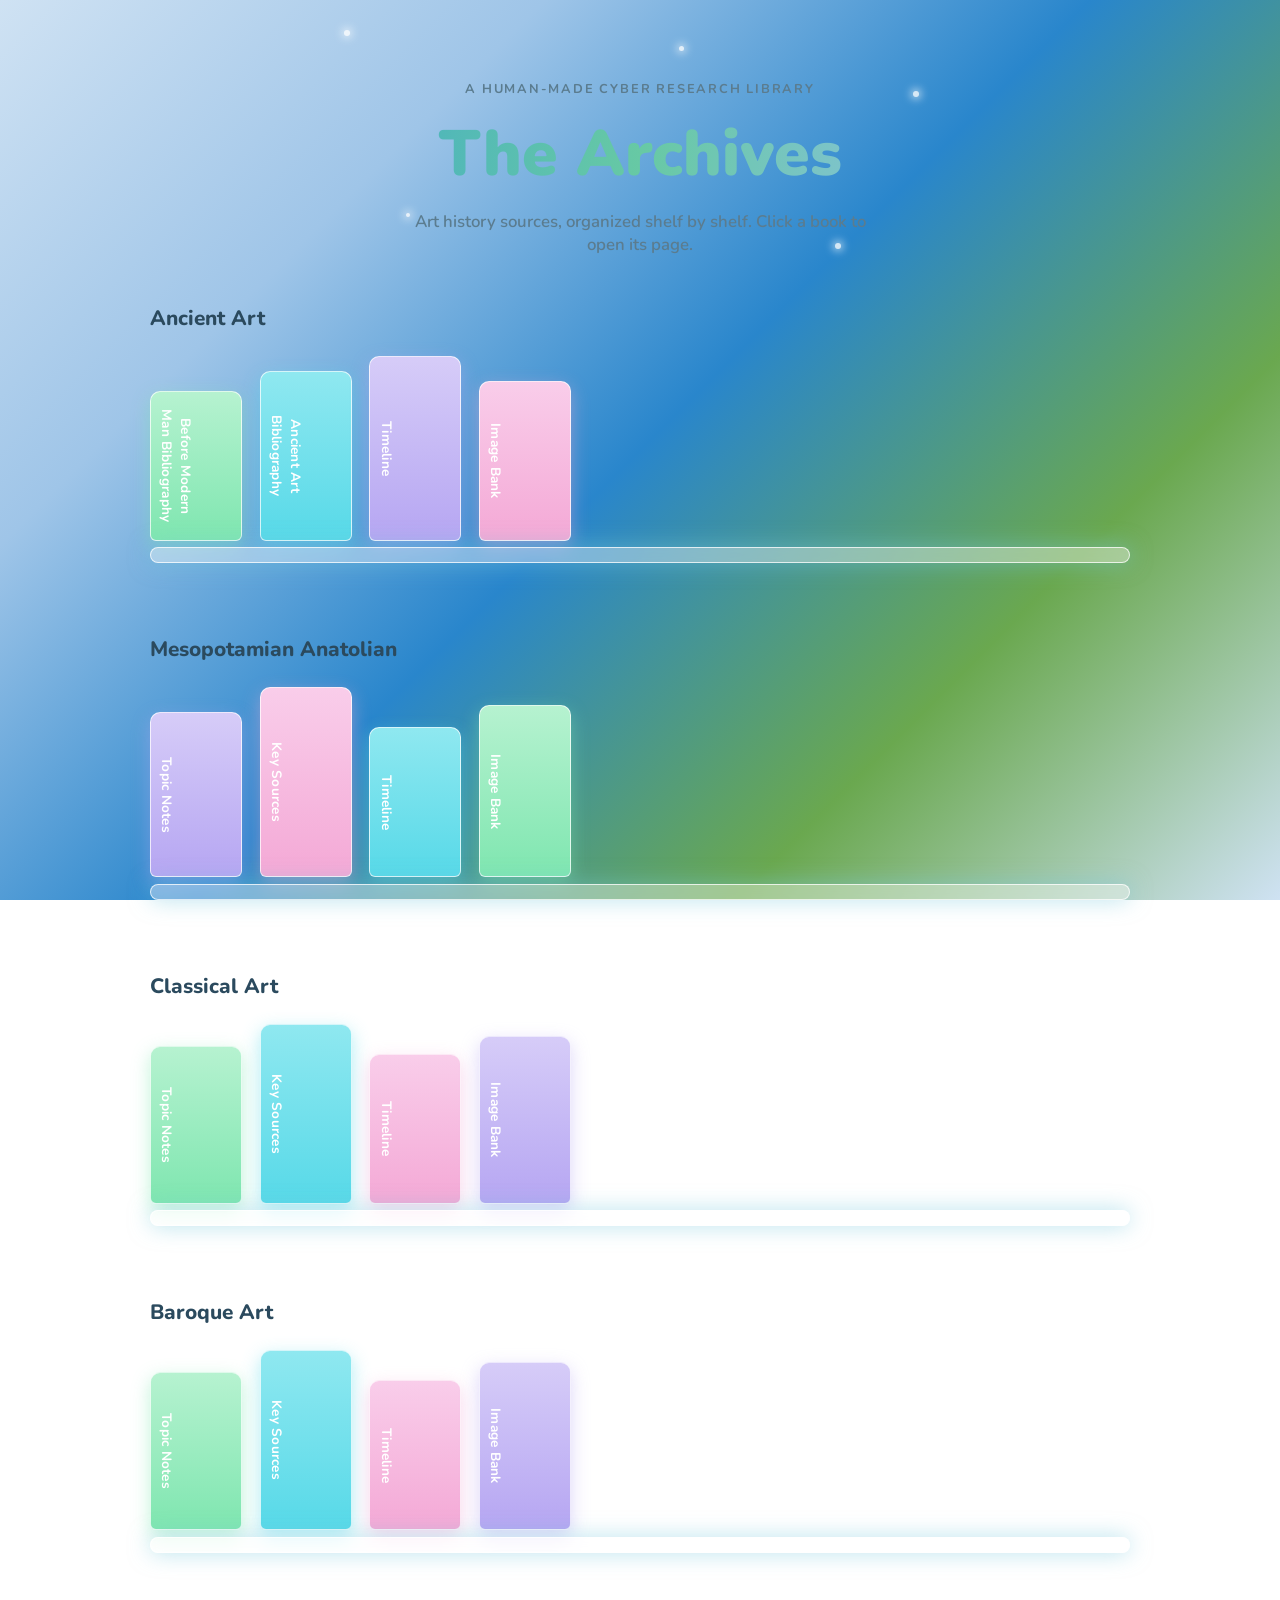
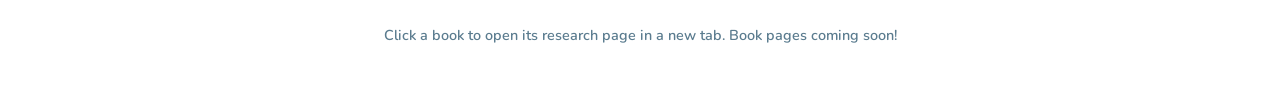
<file: gamemodal3.html>
<!DOCTYPE html>
<html lang="en">
<head>
<meta charset="UTF-8">
<meta name="viewport" content="width=device-width, initial-scale=1.0">
<title>The Archives — Glass History Library</title>

<!--
  ============================================================
  HOW THIS FILE IS ORGANIZED (read this first!)
  ============================================================
  1. <head>  -> loads the Nunito font, then all the styling
                (the <style> block below) lives here.
  2. <body>  -> has three parts:
       a) .hero    -> the big title at the top
       b) <main>   -> the actual bookshelves. Each <section
                       class="shelf"> is ONE shelf/topic.
                       Each <a class="book"> inside it is ONE
                       clickable book.
       c) <footer> -> the little note at the bottom

  TO ADD A NEW BOOK:
    Copy one whole <a class="book ...">...</a> block, paste it
    inside the same .book-row, then change:
      - href="#"           -> the link to that book's page
      - the color class     -> book--cyan / book--mint /
                                book--violet / book--pink
      - style="--h:170px"   -> how tall the spine looks
      - the text inside <span class="book-title">

  TO REMOVE A BOOK:
    Delete its whole <a class="book ...">...</a> block.

  TO ADD A NEW SHELF (topic):
    Copy one whole <section class="shelf">...</section> block
    (including its </section> tag) and change the title text
    and the books inside it.

  TO CHANGE THE COLORS:
    Everything is controlled from the ":root" variables near
    the top of the <style> block. Change a variable there and
    it updates everywhere it's used.
  ============================================================
-->

<link rel="preconnect" href="https://fonts.googleapis.com">
<link rel="preconnect" href="https://fonts.gstatic.com" crossorigin>
<link href="https://fonts.googleapis.com/css2?family=Nunito:wght@400;600;700;800;900&display=swap" rel="stylesheet">

<style>

  /* ============================================================
     1. VARIABLES — change these to re-theme the whole page
     ============================================================ */
  :root {

    /* "glass" panel colors (semi-transparent white) */
    --glass: rgba(255, 255, 255, 0.38);
    --glass-border: rgba(255, 255, 255, 0.75);

    /* text colors — soft ink-blue instead of pure black */
    --ink: #2b4a5e;
    --ink-soft: #5b7c8f;

    /* neon "book" accent colors — used on the book spines */
    --neon-cyan: #57d9e8;
    --neon-mint: #7fe6b0;
    --neon-violet: #b6a6f2;
    --neon-pink: #f4a9d6;

    --radius: 16px;
    --font: "Nunito", sans-serif;
  }

  /* ============================================================
     2. RESET — small tweaks so spacing behaves predictably
     ============================================================ */
  * { box-sizing: border-box; }
  body { margin: 0; }

  /* ============================================================
     3. PAGE BACKGROUND
     ============================================================ */
  body {
    font-family: var(--font);
    color: var(--ink);
    min-height: 100vh;
    background: linear-gradient(135deg, #cfe2f3 0%, #9fc5e8 25%, #2986cc 50%, #6aa84f 75%, #cfe2f3 100%);
    background-attachment: fixed;
    overflow-x: hidden;
    padding: 0 1.5rem 4rem;
  }

  /* ============================================================
     4. HERO — the title area at the top
     ============================================================ */
  .hero {
    position: relative;
    max-width: 780px;
    margin: 0 auto;
    padding: 5rem 1rem 3rem;
    text-align: center;
  }

  .eyebrow {
    text-transform: uppercase;
    letter-spacing: 0.14em;
    font-size: 0.8rem;
    font-weight: 700;
    color: var(--ink-soft);
    margin: 0 0 0.75rem;
  }

  .site-title {
    font-size: clamp(2.4rem, 6vw, 4rem);
    font-weight: 900;
    margin: 0 0 0.75rem;
    /* soft holographic gradient text */
    background: linear-gradient(90deg, #3fa9c9, #67c9a4, #8fbfe8);
    -webkit-background-clip: text;
    background-clip: text;
    color: transparent;
  }

  .tagline {
    font-size: 1.05rem;
    color: var(--ink-soft);
    font-weight: 600;
    max-width: 460px;
    margin: 0 auto;
  }

  /* small floating sparkle dots behind the title — purely decorative */
  .sparkles { position: absolute; inset: 0; pointer-events: none; }
  .sparkle {
    position: absolute;
    width: 6px;
    height: 6px;
    border-radius: 50%;
    background: #ffffff;
    box-shadow: 0 0 8px 2px rgba(255,255,255,0.9);
    opacity: 0.8;
    animation: float 6s ease-in-out infinite;
  }
  .s1 { top: 10%;  left: 12%; animation-delay: 0s; }
  .s2 { top: 30%;  left: 85%; animation-delay: 1.2s; }
  .s3 { top: 70%;  left: 20%; animation-delay: 2.1s; width: 4px; height: 4px; }
  .s4 { top: 15%;  left: 55%; animation-delay: 0.6s; width: 5px; height: 5px; }
  .s5 { top: 80%;  left: 75%; animation-delay: 3s; }

  @keyframes float {
    0%, 100% { transform: translateY(0); opacity: 0.5; }
    50%      { transform: translateY(-12px); opacity: 1; }
  }

  /* respect users who prefer less motion */
  @media (prefers-reduced-motion: reduce) {
    .sparkle { animation: none; }
    .book { transition: none; }
  }

  /* ============================================================
     5. SHELVES
     ============================================================ */
  main {
    max-width: 980px;
    margin: 0 auto;
  }

  .shelf {
    margin-bottom: 4.5rem;
  }

  .shelf-title {
    font-size: 1.3rem;
    font-weight: 800;
    margin: 0 0 1.5rem;
    color: var(--ink);
  }

  /* the row of books, sitting on a glass "ledge" */
  .book-row {
    position: relative;
    display: flex;
    align-items: flex-end;
    gap: 1.1rem;
    flex-wrap: wrap;
    padding-bottom: 1.4rem;
  }

  /* the glass ledge itself, drawn as a bar under the books */
  .book-row::after {
    content: "";
    position: absolute;
    left: 0;
    right: 0;
    bottom: 0;
    height: 14px;
    border-radius: 10px;
    background: var(--glass);
    border: 1px solid var(--glass-border);
    backdrop-filter: blur(6px);
    box-shadow: 0 0 22px rgba(120, 200, 220, 0.55);
  }

  /* ============================================================
     6. BOOKS — the clickable links
     ============================================================ */
  .book {
    /* --h sets each book's height individually, see the HTML */
    height: var(--h, 160px);
    width: 92px;
    flex-shrink: 0;

    display: flex;
    align-items: flex-end;
    justify-content: center;
    padding: 1rem 0.4rem;

    border-radius: 10px 10px 6px 6px;
    border: 1px solid var(--glass-border);
    backdrop-filter: blur(4px);

    text-decoration: none;
    color: #ffffff;
    font-weight: 700;
    font-size: 0.85rem;
    text-align: center;
    letter-spacing: 0.02em;

    /* text reads bottom-to-top, like a real book spine */
    writing-mode: vertical-rl;
    text-orientation: mixed;

    box-shadow: 0 6px 18px rgba(40, 90, 110, 0.18);
    transition: transform 0.25s ease, box-shadow 0.25s ease;
  }

  .book:hover,
  .book:focus-visible {
    transform: translateY(-8px) rotate(-1.5deg);
  }

  .book:focus-visible {
    outline: 3px solid var(--ink);
    outline-offset: 3px;
  }

  /* four neon color variants — mix and match freely */
  .book--cyan   { background: linear-gradient(180deg, #8fe8f0, var(--neon-cyan));
                  box-shadow: 0 6px 18px rgba(87, 217, 232, 0.45); }
  .book--mint   { background: linear-gradient(180deg, #b6f2d0, var(--neon-mint));
                  box-shadow: 0 6px 18px rgba(127, 230, 176, 0.45); }
  .book--violet { background: linear-gradient(180deg, #d6ccf8, var(--neon-violet));
                  box-shadow: 0 6px 18px rgba(182, 166, 242, 0.45); }
  .book--pink   { background: linear-gradient(180deg, #f9cdea, var(--neon-pink));
                  box-shadow: 0 6px 18px rgba(244, 169, 214, 0.45); }

  .book--cyan:hover,   .book--cyan:focus-visible   { box-shadow: 0 10px 26px rgba(87, 217, 232, 0.75); }
  .book--mint:hover,   .book--mint:focus-visible    { box-shadow: 0 10px 26px rgba(127, 230, 176, 0.75); }
  .book--violet:hover, .book--violet:focus-visible  { box-shadow: 0 10px 26px rgba(182, 166, 242, 0.75); }
  .book--pink:hover,   .book--pink:focus-visible     { box-shadow: 0 10px 26px rgba(244, 169, 214, 0.75); }

  /* ============================================================
     7. FOOTER
     ============================================================ */
  footer {
    max-width: 600px;
    margin: 3rem auto 0;
    text-align: center;
    font-size: 0.9rem;
    color: var(--ink-soft);
    font-weight: 600;
  }

  /* ============================================================
     8. RESPONSIVE — smaller screens
     ============================================================ */
  @media (max-width: 640px) {
    .hero { padding-top: 3.5rem; }
    .book { width: 76px; font-size: 0.78rem; }
    .shelf-title { text-align: center; }
    .book-row { justify-content: center; }
  }

</style>
</head>
<body>

  <!-- ======================= HERO ======================= -->
  <header class="hero">
    <div class="sparkles" aria-hidden="true">
      <span class="sparkle s1"></span>
      <span class="sparkle s2"></span>
      <span class="sparkle s3"></span>
      <span class="sparkle s4"></span>
      <span class="sparkle s5"></span>
    </div>
    <p class="eyebrow">a human-made cyber research library</p>
    <!-- EDIT ME: swap in your own site name -->
    <h1 class="site-title">The Archives</h1>
    <p class="tagline">Art history sources, organized shelf by shelf. Click a book to open its page.</p>
  </header>

  <main>

    <!-- ======================= SHELF 1 ======================= -->
    <section class="shelf" aria-labelledby="shelf-1-title">
      <h2 id="shelf-1-title" class="shelf-title">Ancient Art</h2>
      <div class="book-row">
        <!-- Each <a> below is one book. href="#" is a placeholder —
             point it at your book-template page once it's linked. -->
        <a class="book book--mint" href="https://sherubiichan.github.io/testing/prehumanwk_1.html" target="_blank" rel="noopener" style="--h:150px">
          <span class="book-title">Before Modern Man Bibliography</span>
        </a>
        <a class="book book--cyan" href="https://sherubiichan.github.io/testing/index.html" target="_blank" rel="noopener" style="--h:170px">
          <span class="book-title">Ancient Art Bibliography</span>
        </a>
        <a class="book book--violet" href="#" target="_blank" rel="noopener" style="--h:185px">
          <span class="book-title">Timeline</span>
        </a>
        <a class="book book--pink" href="#" target="_blank" rel="noopener" style="--h:160px">
          <span class="book-title">Image Bank</span>
        </a>
      </div>
    </section>

    <!-- ======================= SHELF 2 ======================= -->
    <section class="shelf" aria-labelledby="shelf-2-title">
      <h2 id="shelf-2-title" class="shelf-title">Mesopotamian Anatolian</h2>
      <div class="book-row">
        <a class="book book--violet" href="#" target="_blank" rel="noopener" style="--h:165px">
          <span class="book-title">Topic Notes</span>
        </a>
        <a class="book book--pink" href="#" target="_blank" rel="noopener" style="--h:190px">
          <span class="book-title">Key Sources</span>
        </a>
        <a class="book book--cyan" href="#" target="_blank" rel="noopener" style="--h:150px">
          <span class="book-title">Timeline</span>
        </a>
        <a class="book book--mint" href="#" target="_blank" rel="noopener" style="--h:172px">
          <span class="book-title">Image Bank</span>
        </a>
      </div>
    </section>

    <!-- ======================= SHELF 3 ======================= -->
    <section class="shelf" aria-labelledby="shelf-3-title">
      <h2 id="shelf-3-title" class="shelf-title">Classical Art</h2>
      <div class="book-row">
        <a class="book book--mint" href="#" target="_blank" rel="noopener" style="--h:158px">
          <span class="book-title">Topic Notes</span>
        </a>
        <a class="book book--cyan" href="#" target="_blank" rel="noopener" style="--h:180px">
          <span class="book-title">Key Sources</span>
        </a>
        <a class="book book--pink" href="#" target="_blank" rel="noopener" style="--h:150px">
          <span class="book-title">Timeline</span>
        </a>
        <a class="book book--violet" href="#" target="_blank" rel="noopener" style="--h:168px">
          <span class="book-title">Image Bank</span>
        </a>
      </div>
    </section>
        <!-- ======================= SHELF 4 ======================= -->
    <section class="shelf" aria-labelledby="shelf-4-title">
      <h2 id="shelf-4-title" class="shelf-title">Baroque Art</h2>
      <div class="book-row">
        <a class="book book--mint" href="#" target="_blank" rel="noopener" style="--h:158px">
          <span class="book-title">Topic Notes</span>
        </a>
        <a class="book book--cyan" href="#" target="_blank" rel="noopener" style="--h:180px">
          <span class="book-title">Key Sources</span>
        </a>
        <a class="book book--pink" href="#" target="_blank" rel="noopener" style="--h:150px">
          <span class="book-title">Timeline</span>
        </a>
        <a class="book book--violet" href="#" target="_blank" rel="noopener" style="--h:168px">
          <span class="book-title">Image Bank</span>
        </a>
      </div>
    </section>

  </main>

  <footer>
    Click a book to open its research page in a new tab. Book pages coming soon!
  </footer>

</body>
</html>
</file>
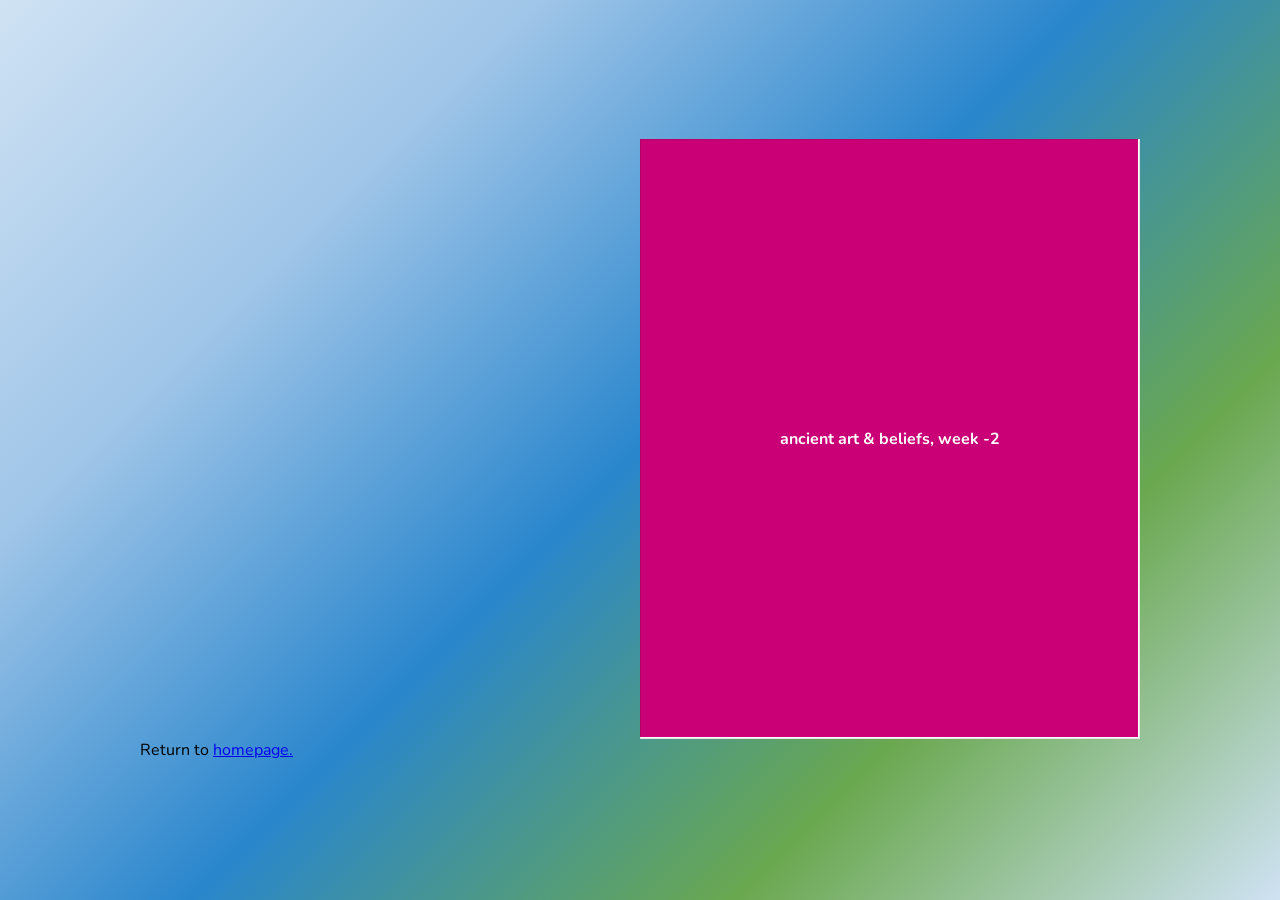
<file: prehumanwk_2.html>
<!doctype html>
<html lang="en">
    <head>
        <meta charset="UTF-8"  />
        <meta name="viewport" content="width-device-width, initial width=1.0"  />
        <link rel="stylesheet" href="style.css"  />
        <title>Ancient Art & Beliefs Week -2</title>
    </head>
    <body>
        <div class="flipbook">
        <div class="hard">ancient art & beliefs, week -2</div>
        <div class="hard"></div>
            <div>
                <iframe width="560" height="315" src="https://www.youtube.com/embed/_uAJY1mqtw4?si=I-IaC0H9WuYI5wyB" title="YouTube video player" frameborder="0" allow="accelerometer; autoplay; clipboard-write; encrypted-media; gyroscope; picture-in-picture; web-share" referrerpolicy="strict-origin-when-cross-origin" allowfullscreen></iframe>
                <small>On the Origin of Life - short descriptions of a few hypotheses and the basic mechanisms of life</small>
            </div>
            <div>
                <<iframe width="560" height="315" src="https://www.youtube.com/embed/K1xnYFCZ9Yg?si=Ytj1MPLtsj6nl2wq" title="YouTube video player" frameborder="0" allow="accelerometer; autoplay; clipboard-write; encrypted-media; gyroscope; picture-in-picture; web-share" referrerpolicy="strict-origin-when-cross-origin" allowfullscreen></iframe>
                <small>Brief description of RNA World Hypothesis and basic mechanisms of RNA</small>
            </div>
            <div>
                <iframe width="560" height="315" src="https://www.youtube.com/embed/VYQQD0KNOis?si=PBfjMSMjSRCadA5n" title="YouTube video player" frameborder="0" allow="accelerometer; autoplay; clipboard-write; encrypted-media; gyroscope; picture-in-picture; web-share" referrerpolicy="strict-origin-when-cross-origin" allowfullscreen></iframe>
                <small>Super short description of RNA World Hypothesis and basic mechanisms of RNA</small>
            </div>
            <div>
                <iframe width="560" height="315" src="https://www.youtube.com/embed/og59L1UYUog?si=hfPJF7LsxtbfZmGA" title="YouTube video player" frameborder="0" allow="accelerometer; autoplay; clipboard-write; encrypted-media; gyroscope; picture-in-picture; web-share" referrerpolicy="strict-origin-when-cross-origin" allowfullscreen></iframe>
                <small>More recent documentation of RNA World in studies with slightly expanded mechanisms of RNA</small>
            </div>
            <div>
                <a href="https://en.wikipedia.org/wiki/Sundaland" target="_blank">
                    <img src="https://upload.wikimedia.org/wikipedia/commons/c/cd/Sundaland-at-the-Last-Glacial-Maximum-showing-the-modern-distribution-of-land-in-dark.png" alt=""  /></a>
                <small>"Sundaland" - at the border of Southeast Asia and Oceania - 2.5MYA-12KYA</small>
            </div>
            <div>
                <iframe width="560" height="315" src="https://www.youtube.com/embed/W8W4XMokB8A?si=hLWa3gqum22vmKzA" title="YouTube video player" frameborder="0" allow="accelerometer; autoplay; clipboard-write; encrypted-media; gyroscope; picture-in-picture; web-share" referrerpolicy="strict-origin-when-cross-origin" allowfullscreen></iframe>
                <small>Humans began inhabiting and crossing Sundaland 70KYA. As the <a href="https://en.wikipedia.org/wiki/Last_Glacial_Maximum" target="_blank">Last Glacial Maximum</a> ended 20KYA, flooding separated Indonesia and Malaysia from mainland Asia</small>
            </div>
            <div>
                <a href="https://digital.library.adelaide.edu.au/server/api/core/bitstreams/cc073119-2f9f-4379-854d-13ea614fd415/content" target="_blank">
                    <img src="https://i1.rgstatic.net/publication/318562213_Human_occupation_of_northern_Australia_by_65000_years_ago/links/59d14e230f7e9b4fd7fa2697/largepreview.png" alt="" /></a>
                <p><small>The proposed theory for how the modern human population of Australia originally arrived onto the ancient continent <a href="https://en.wikipedia.org/wiki/Sahul" target="_blank">Sahul</a> 60KYA was primarily by crossing Sundaland, then sailing across the slightly narrower stretch of sea between the ancient continents.
                    The <a href="https://en.wikipedia.org/wiki/Wallace_Line" target="_blank">Wallace Line</a> delineates plant and animal species on either side of the boundary, so this channel was likely always underwater.</small></p>
            </div>
            <div>
                <a href="https://pmc.ncbi.nlm.nih.gov/articles/PMC9899273/" target="_blank">
                    <img src="https://i1.rgstatic.net/publication/368282344_Prehistoric_human_migration_between_Sundaland_and_South_Asia_was_driven_by_sea-level_rise/links/63df2f82c465a873a28f894b/largepreview.png" alt="" /></a>
                <small>Kim, H. L., Li, T., Kalsi, N., Nguyen, H. T. T., Shaw, T. A., Ang, K. C., Cheng, K. C., Ratan, A., Peltier, W. R., Samanta, D., Pratapneni, M., Schuster, S. C., & Horton, B. P. (2023). Prehistoric human migration between Sundaland and South Asia was driven by sea-level rise. <italic>Communications biology</italic>, 6(1), 150.</small>
            </div>
            <div>
                <a href="https://rdcu.be/fvhA5" target="_blank">
                    <img src="https://i1.rgstatic.net/publication/399960718_Rock_art_from_at_least_67800_years_ago_in_Sulawesi/links/6971a6b2e806a472e6a514f1/largepreview.png" alt="" /></a>
                <small>Oktaviana, A.A., Joannes-Boyau, R., Hakim, B. et al. Rock art from at least 67,800 years ago in Sulawesi. <italic>Nature</italic> <bold>650</bold>, 652–656 (2026).</small>
            </div>
            <div>
                <iframe width="560" height="315" src="https://www.youtube-nocookie.com/embed/qJxLhX7pbdM?si=aw9lF9-CaW48OJyw" title="YouTube video player" frameborder="0" allow="accelerometer; autoplay; clipboard-write; encrypted-media; gyroscope; picture-in-picture; web-share" referrerpolicy="strict-origin-when-cross-origin" allowfullscreen>
                </iframe>
                <small>Liang Metanduno/Pulau Muna (Muna Cave) in Sulawesi, Indonesia</small>
            </div>
            <div>
                <iframe width="560" height="315" src="https://www.youtube-nocookie.com/embed/4LxPtKoaA2w?si=fZsK9GR7_qc4PLob" title="YouTube video player" frameborder="0" allow="accelerometer; autoplay; clipboard-write; encrypted-media; gyroscope; picture-in-picture; web-share" referrerpolicy="strict-origin-when-cross-origin" allowfullscreen></iframe>
                <small>Liang Metanduno/Pulau Muna (Muna Cave) in Sulawesi, Indonesia</small>
            </div>
            <div>
                <a href="https://www.nature.com/articles/s41586-024-07541-7#citeas" target="_blank">
                    <img src="https://i1.rgstatic.net/publication/381960199_Narrative_cave_art_in_Indonesia_by_51200_years_ago/links/66861070f3b61c4e2cac53ae/largepreview.png" alt="" /></a>
                <small>Oktaviana, A.A., Joannes-Boyau, R., Hakim, B. <italic>et al.</italic> Narrative cave art in Indonesia by 51,200 years ago. <italic>Nature</italic> <bold>631</bold>, 814–818 (2024). </small>
            </div>
            <div>
                <iframe width="560" height="315" src="https://www.youtube-nocookie.com/embed/EhBnosm9B-U?si=cZ6ZlWcUIrqiYr3S" title="YouTube video player" frameborder="0" allow="accelerometer; autoplay; clipboard-write; encrypted-media; gyroscope; picture-in-picture; web-share" referrerpolicy="strict-origin-when-cross-origin" allowfullscreen></iframe>
                <small>cave in Leang Tedongnge in Pangkajene Islands Regency, Maros-Pangkep region of Indonesia</small>
            </div>
            <div>
                <iframe width="560" height="315" src="https://www.youtube-nocookie.com/embed/m3OUO99q-jI?si=xX4qLg-5ppuQ-MKQ" title="YouTube video player" frameborder="0" allow="accelerometer; autoplay; clipboard-write; encrypted-media; gyroscope; picture-in-picture; web-share" referrerpolicy="strict-origin-when-cross-origin" allowfullscreen></iframe>
                <small>cave in Leang Tedongnge in Pangkajene Islands Regency, Maros-Pangkep region of Indonesia</small>
            </div>
            <div>
                <a href="https://www.anthropology.net/p/humanitys-oldest-ochre-mine-the-48000" target="_blank">
                    <img src="https://substackcdn.com/image/fetch/$s_!Dpv-!,f_auto,q_auto:good,fl_progressive:steep/https%3A%2F%2Fsubstack-post-media.s3.amazonaws.com%2Fpublic%2Fimages%2Fe553c5a4-01cd-46de-b21a-02a490fb4072_1920x1354.jpeg" alt="" /></a>
                <small>Red ochre pigments used in cave art from 48,000 year old mine in The Lion Cavern at Ngwenya, Eswatini, southern Africa</small>
            </div>
            <div>
                <a href="https://www.researchgate.net/publication/341286526_Archaeological_Ochres_of_the_Rock_Art_Site_of_Leopard_Cave_Erongo_Namibia_Looking_for_Later_Stone_Age_Sociocultural_Behaviors" target="_blank">
                    <img src="https://www.researchgate.net/publication/341286526/figure/fig4/AS:960365198323724@1605980314342/Grinding-and-crushing-tools-in-relation-with-abraded-ochre.png" alt="" /></a>
                <small>Grinding and crushing tools found alongside ochre in Late Stone Age rock art site in Erongo Mountains in Namibia</small>
            </div>
            <div>
                <a href="https://es.wikipedia.org/wiki/Marcelino_Sanz_de_Sautuola" target="_blank">
                <img src="https://upload.wikimedia.org/wikipedia/commons/0/08/Sanz_de_Sautuola.jpg" alt=""  /></a>
                <small>Marcelino Sanz de Sautuola, first to claim rediscovery of prehistoric cave art (linked the Spanish wikipedia article due to differing information from English version)</small>
            </div>
            <div>
                <a href="https://es.wikipedia.org/wiki/Modesto_Cubillas" target="_blank">
                <img src="https://upload.wikimedia.org/wikipedia/commons/thumb/f/f8/Entrada_a_la_cueva_de_Altamira%2C_Santillana_del_Mar.jpg/1920px-Entrada_a_la_cueva_de_Altamira%2C_Santillana_del_Mar.jpg" alt=""  /></a>
                <small>originally discovered by shared farm owner Modesto Cubillas Perez (linked the Spanish wikipedia article due to lack of English version)</small>
            </div>
            <div class="hard"></div>
            <div class="hard">thanks for reading <small>~sherubiichan</small></div>
        </div>
        <script src="jquery.js"></script>
        <script src="turn.js"></script>
        <script>
            $(".flipbook").turn();
        </script>
        <p>Return to <a href="https://sherubiichan.github.io/testing/">homepage.</a></p>
    </body>
</html>
</file>
<file: style.css>
@import url('https://fonts.googleapis.com/css2?family=Nunito:ital,wght@0,200..1000;1,200..1000&display=swap');

*{
    margin: 0;
    padding: 0;
    box-sizing: border-box;
	font-family: "Nunito", sans-serif;
}

body {
    display: grid;
    place-content: center;
    height: 100vh;
    width: 100vw;
	overflow: hidden;
	background: linear-gradient(135deg, #cfe2f3 0%, #9fc5e8 25%, #2986cc 50%, #6aa84f 75%, #cfe2f3 100%);
}

.flipbook {
    width: 1000px;
    height: 600px;
}

.flipbook .hard {
    background: #c90076 !important;
    color: #fff;
    font-weight: bold;
    border: none; 
}

.flipbook .hard small{
	font-style: italic;
	font-weight: lighter;
	opacity: 0.7;
	font-size: 14px;
}

.flipbook .page {
    background: white;
	display: flex;
	flex-direction: column;
	justify-content: center;
	align-items: center;
    gap: 10px;
    border: 1px solid rgba(0, 0, 0, 0.11);
}

.page img{
	width: 70%;
	object-fit: cover;
	margin: auto;
}

.flipbook .page small{
	font-size: 14px;
    margin-bottom: 10px;
}
</file>
